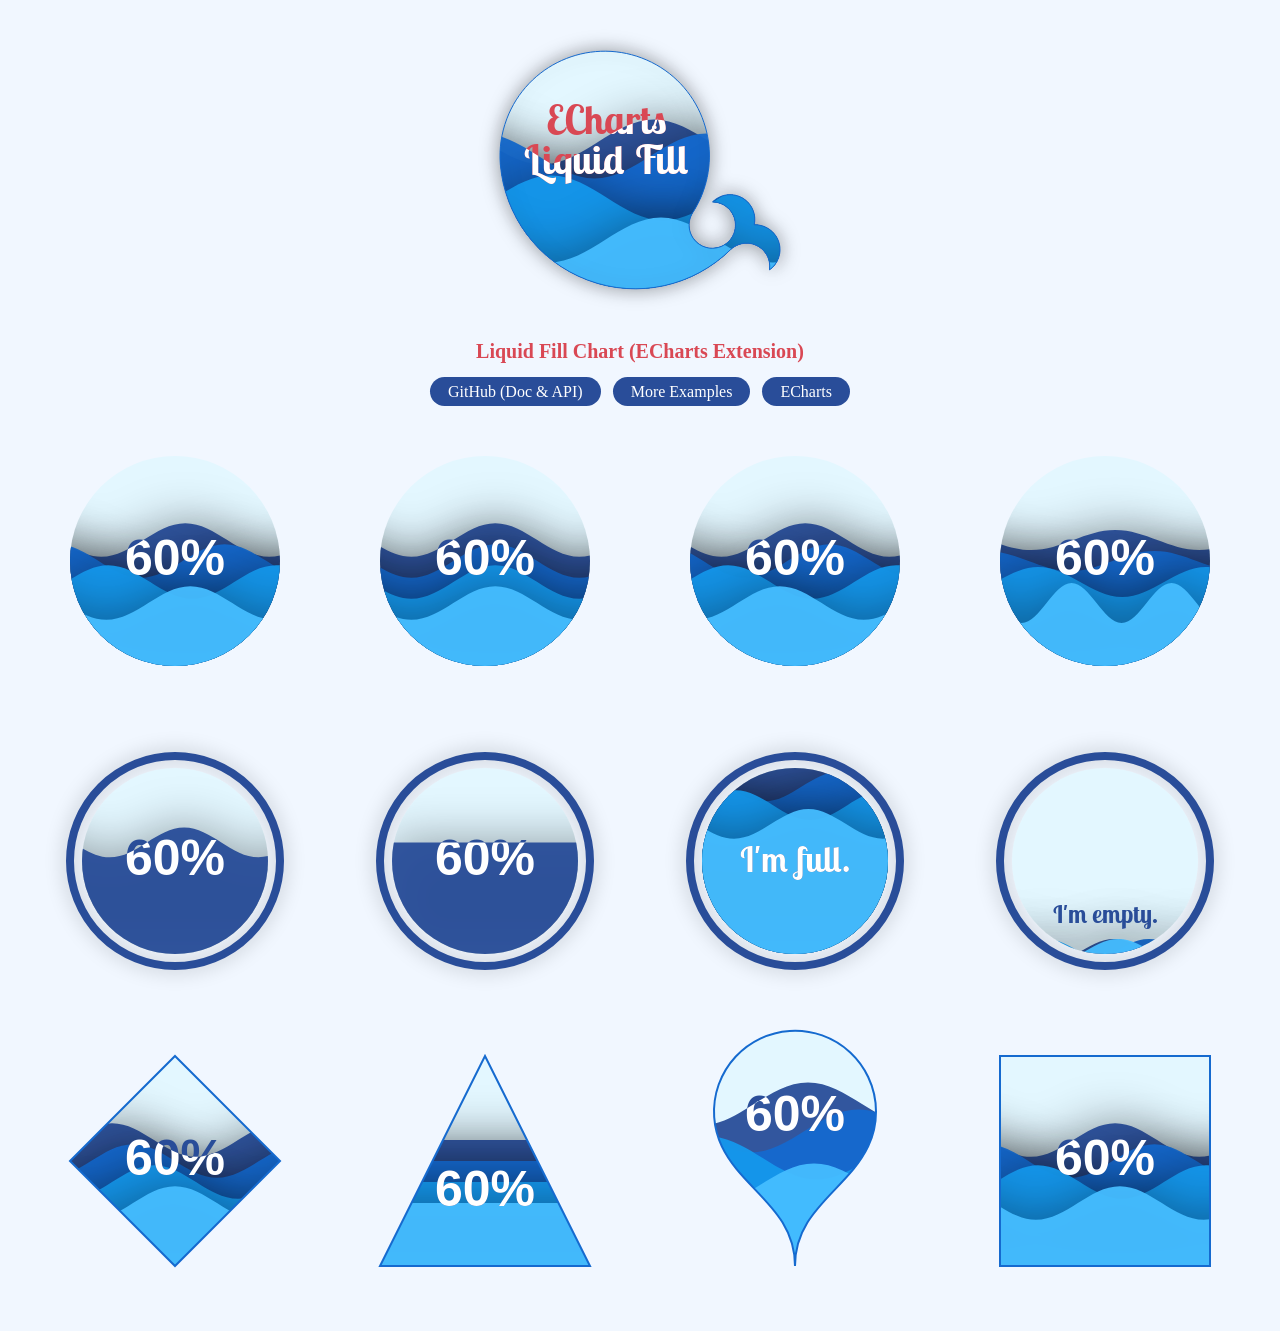
<file: static/js/echarts-liquidfill-1.0.6/echarts-liquidfill-1.0.6/example/index.html>
<html>
    <head>
        <meta charset="utf-8">
        <link href="https://fonts.googleapis.com/css?family=Lobster+Two:700i" rel="stylesheet">

        <script src='../dist/echarts-3.7.0.js'></script>
        <script src='../dist/echarts-liquidfill.js'></script>
    </head>
    <body>
        <style>
            html, body {
                width: 100%;
                height: 100%;
                margin: 0;
                background: #F1F7FF;
            }

            #main {
                padding: 20px;
            }

            #main:after {
                display: block;
                content: ' ';
                clear: both;
            }

            h1 {
                margin: 20px;
                font-size: 20px;
                font-weight: bold;
                text-align: center;
                color: #D94854;
            }

            .chart {
                width: 25%;
                height: 300px;
                float: left;
            }
            @media (max-width: 980px) {
                .chart {
                    height: 200px;
                }
            }
            @media (max-width: 750px) {
                .chart {
                    width: 33.333333%;
                }
            }
            @media (max-width: 500px) {
                .chart {
                    width: 50%;
                    height: 180px;
                }
            }


            .main-chart {
                width: 100%;
                height: 400px;
                float: none;
                margin: -50px 0;
            }

            .nav {
                text-align: center;
                margin: 10px;
            }

            a {
                text-decoration: none;
                background-color: #294D99;
                transition: 0.5s;
                color: white;
                padding: 6px 18px;
                border-radius: 20px;
                margin: 0 4px;
            }

            a:hover {
                background-color: #1598ED;
            }

            #view-more {
                text-align: center;
                margin: 20px 0 80px 0;
            }
        </style>
        <div id='main'>
            <div class="chart main-chart"></div>
            <h1>Liquid Fill Chart (ECharts Extension)</h1>
            <div class="nav">
                <a href="https://github.com/ecomfe/echarts-liquidfill">GitHub (Doc & API)</a>
                <a href="http://gallery.echartsjs.com/explore.html?u=bd-4013131402&type=work#tags=liquidFill">More Examples</a>
                <a href="http://echarts.baidu.com">ECharts</a>
            </div>
            <div class="chart"></div>
            <div class="chart"></div>
            <div class="chart"></div>
            <div class="chart"></div>
            <div class="chart"></div>
            <div class="chart"></div>
            <div class="chart"></div>
            <div class="chart"></div>
            <div class="chart"></div>
            <div class="chart"></div>
            <div class="chart"></div>
            <div class="chart"></div>
        </div>
        <script>
            var _hmt = _hmt || [];
            (function() {
            var hm = document.createElement('script');
            hm.src = '//hm.baidu.com/hm.js?4bad1df23f079e0d12bdbef5e65b072f';
            var s = document.getElementsByTagName('script')[0];
            s.parentNode.insertBefore(hm, s);
            })();

            var bgColor = '#E3F7FF';
            var containers = document.getElementsByClassName('chart');
            var options = [{
                series: [{
                    type: 'liquidFill',
                    data: [0.6, 0.55, 0.4, 0.25],
                    radius: '70%',
                    outline: {
                        show: false
                    },
                    backgroundStyle: {
                        borderColor: '#156ACF',
                        borderWidth: 1,
                        color: bgColor,
                        shadowColor: 'rgba(0, 0, 0, 0.4)',
                        shadowBlur: 20
                    },
                    shape: 'path://M367.855,428.202c-3.674-1.385-7.452-1.966-11.146-1.794c0.659-2.922,0.844-5.85,0.58-8.719 c-0.937-10.407-7.663-19.864-18.063-23.834c-10.697-4.043-22.298-1.168-29.902,6.403c3.015,0.026,6.074,0.594,9.035,1.728 c13.626,5.151,20.465,20.379,15.32,34.004c-1.905,5.02-5.177,9.115-9.22,12.05c-6.951,4.992-16.19,6.536-24.777,3.271 c-13.625-5.137-20.471-20.371-15.32-34.004c0.673-1.768,1.523-3.423,2.526-4.992h-0.014c0,0,0,0,0,0.014 c4.386-6.853,8.145-14.279,11.146-22.187c23.294-61.505-7.689-130.278-69.215-153.579c-61.532-23.293-130.279,7.69-153.579,69.202 c-6.371,16.785-8.679,34.097-7.426,50.901c0.026,0.554,0.079,1.121,0.132,1.688c4.973,57.107,41.767,109.148,98.945,130.793 c58.162,22.008,121.303,6.529,162.839-34.465c7.103-6.893,17.826-9.444,27.679-5.719c11.858,4.491,18.565,16.6,16.719,28.643 c4.438-3.126,8.033-7.564,10.117-13.045C389.751,449.992,382.411,433.709,367.855,428.202z',
                    label: {
                        normal: {
                            position: ['38%', '40%'],
                            formatter: function () {
                                return 'ECharts\nLiquid Fill';
                            },
                            textStyle: {
                                fontSize: 40,
                                fontFamily: 'Lobster Two',
                                color: '#D94854',
                                insideColor: bgColor
                            }
                        }
                    }
                }]
            }, {
                series: [{
                    type: 'liquidFill',
                    data: [0.6, 0.5, 0.4, 0.3],
                    radius: '70%',
                    outline: {
                        show: false
                    }
                }]
            }, {
                series: [{
                    type: 'liquidFill',
                    data: [0.6, 0.5, 0.4, 0.3],
                    radius: '70%',
                    phase: 0,
                    period: 5000,
                    outline: {
                        show: false
                    }
                }]
            }, {
                series: [{
                    type: 'liquidFill',
                    data: [0.6, {
                        value: 0.5,
                        direction: 'left'
                    }, 0.4, {
                        value: 0.3,
                        direction: 'left'
                    }],
                    radius: '70%',
                    outline: {
                        show: false
                    }
                }]
            }, {
                series: [{
                    type: 'liquidFill',
                    data: [0.6, 0.5, {
                        value: 0.4,
                        amplitude: 15
                    }, {
                        value: 0.3,
                        amplitude: 20,
                        waveLength: 100
                    }],
                    radius: '70%',
                    amplitude: 10,
                    outline: {
                        show: false
                    }
                }]
            }, {
                series: [{
                    type: 'liquidFill',
                    data: [0.6],
                    radius: '70%'
                }]
            }, {
                series: [{
                    type: 'liquidFill',
                    data: [0.6],
                    radius: '70%',
                    amplitude: 0,
                    waveAnimation: false,
                    silent: true
                }]
            }, {
                series: [{
                    type: 'liquidFill',
                    data: [1, 0.9, 0.8, 0.7],
                    radius: '70%',
                    label: {
                        normal: {
                            formatter: 'I\'m full.',
                            textStyle: {
                                fontSize: 35,
                                fontFamily: 'Lobster Two'
                            }
                        }
                    }
                }]
            }, {
                series: [{
                    type: 'liquidFill',
                    data: [0, 0, 0, 0],
                    radius: '70%',
                    label: {
                        normal: {
                            formatter: 'I\'m empty.',
                            textStyle: {
                                fontSize: 25,
                                fontFamily: 'Lobster Two',
                                baseline: 'bottom'
                            },
                            position: ['50%', '86%']
                        }
                    }
                }]
            }, {
                series: [{
                    type: 'liquidFill',
                    data: [0.6, 0.5, 0.4, 0.3],
                    waveAnimation: false,
                    radius: '70%',
                    backgroundStyle: {
                        borderWidth: 2,
                        borderColor: '#156ACF'
                    },
                    outline: {
                        show: false
                    },
                    shape: 'diamond'
                }]
            }, {
                series: [{
                    type: 'liquidFill',
                    data: [0.6, 0.5, 0.4, 0.3],
                    radius: '70%',
                    amplitude: 0,
                    waveAnimation: false,
                    backgroundStyle: {
                        borderWidth: 2,
                        borderColor: '#156ACF'
                    },
                    outline: {
                        show: false
                    },
                    shape: 'triangle',
                    label: {
                        normal: {
                            position: ['50%', '65%']
                        }
                    }
                }]
            }, {
                series: [{
                    type: 'liquidFill',
                    data: [0.6, 0.5, 0.4, 0.3],
                    radius: '90%',
                    itemStyle: {
                        normal: {
                            shadowBlur: 0
                        }
                    },
                    backgroundStyle: {
                        borderWidth: 2,
                        borderColor: '#156ACF'
                    },
                    outline: {
                        show: false
                    },
                    label: {
                        normal: {
                            shadowBlur: 0,
                            position: ['50%', '45%']
                        }
                    },
                    shape: 'pin',
                    center: ['50%', '40%']
                }]
            }, {
                series: [{
                    type: 'liquidFill',
                    data: [0.6, 0.5, 0.4, 0.3],
                    radius: '70%',

                    backgroundStyle: {
                        borderWidth: 2,
                        borderColor: '#156ACF'
                    },
                    outline: {
                        show: false
                    },
                    shape: 'rect'
                }]
            }];

            var charts = [];
            for (var i = 0; i < options.length; ++i) {
                var chart = echarts.init(containers[i]);

                if (i > 0) {
                    options[i].series[0].silent = true;
                }
                chart.setOption(options[i]);
                chart.setOption({
                    baseOption: options[i],
                    media: [{
                        query: {
                            maxWidth: 300
                        },
                        option: {
                            series: [{
                                label: {
                                    normal: {
                                        textStyle: {
                                            fontSize: 26
                                        }
                                    }
                                }
                            }]
                        }
                    }]
                });

                charts.push(chart);
            }

            window.onresize = function () {
                for (var i = 0; i < charts.length; ++i) {
                    charts[i].resize();
                }
            };

            setInterval(update, 3000);

            function update() {
                var data = [];
                var last = 1;
                for (var i = 0; i < 4; ++i) {
                    last = Math.floor(last * (Math.random() * 0.5 + 0.5)
                        * 100) / 100;
                    data.push(last);
                }
                charts[1].setOption({
                    series: [{
                        data: data
                    }]
                });
            }
        </script>
    </body>
</html>
</file>
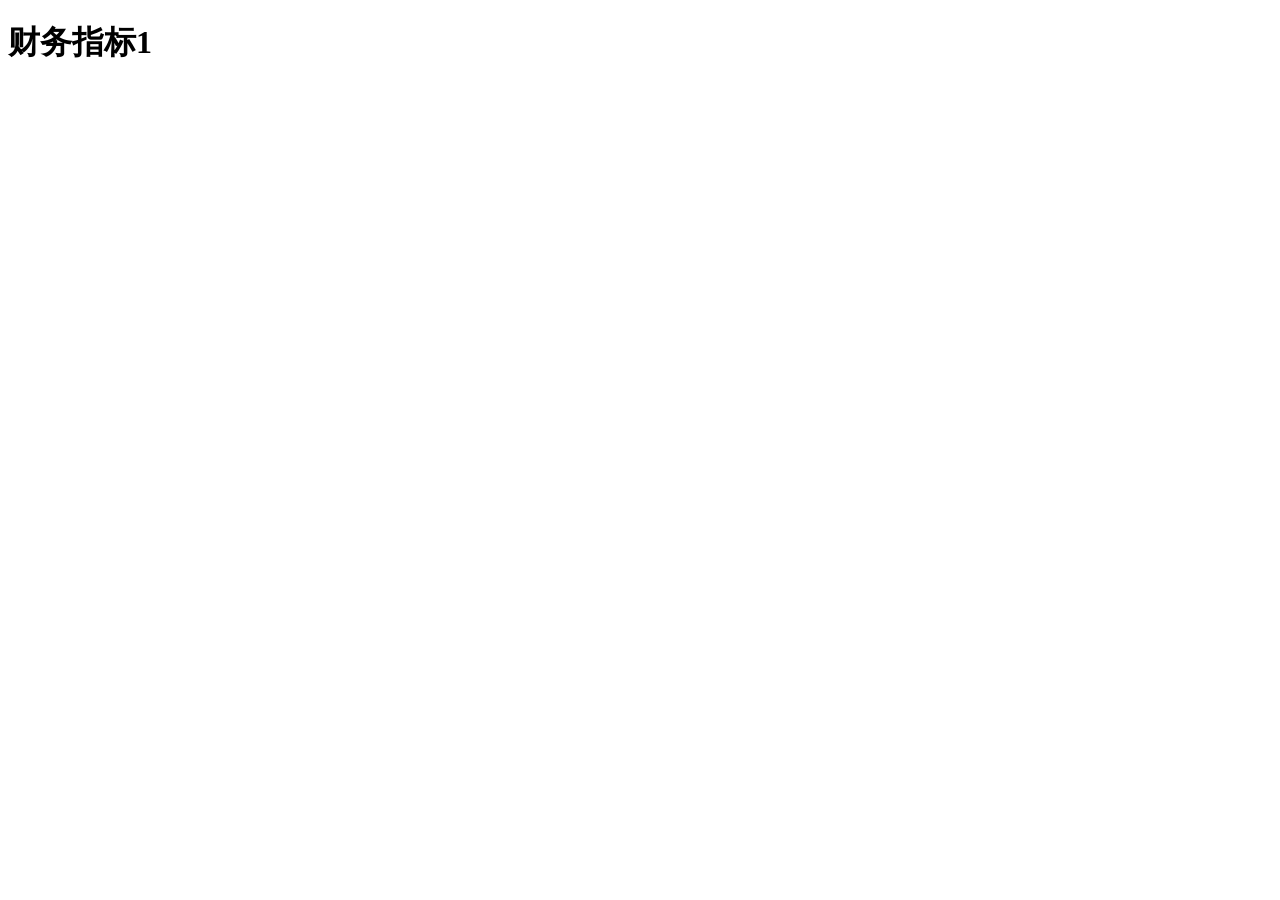
<file: templates/Guodu.html>
<!DOCTYPE html>
<html lang="en">
<head>
    <meta charset="UTF-8">
    <title>指标概览</title>
    <style type="text/css">

    </style>
</head>
<body>
<div class="bigboox">
    <div class="smallbox">
        <h1 class="indicator">财务指标1</h1>
    </div>
</div>
</body>
</html>
</file>
